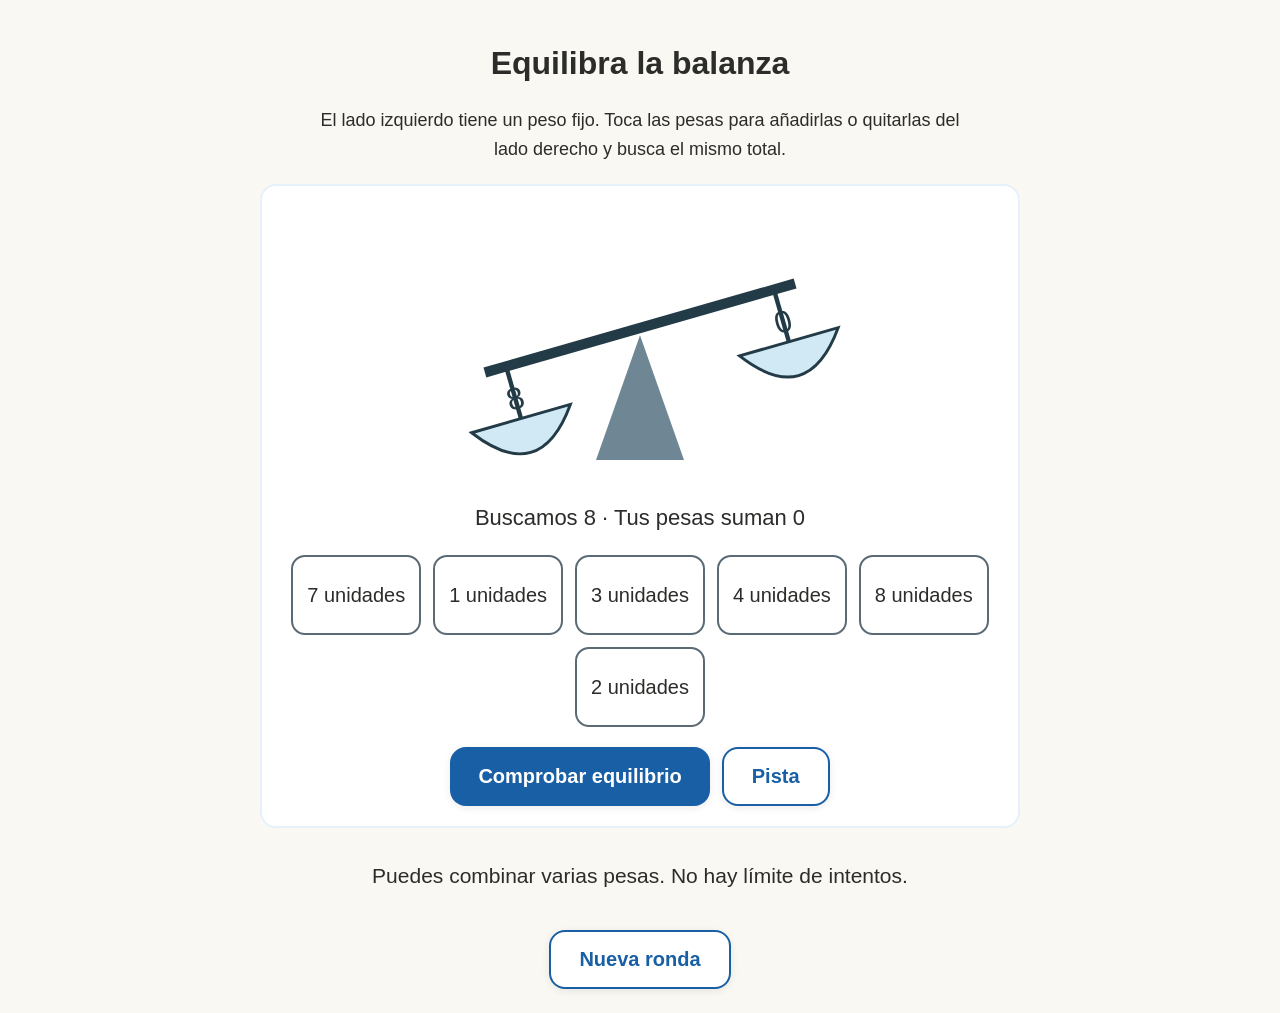
<file: app/static/juegos/balanza/index.html>
<!DOCTYPE html>
<html lang="es">
<head>
<meta charset="UTF-8">
<meta name="viewport" content="width=device-width, initial-scale=1.0">
<title>Equilibra la balanza — AgeCare</title>
<link rel="stylesheet" href="../compartido/css/accesibilidad.css">
<link rel="stylesheet" href="../compartido/css/nuevos.css">
<link rel="stylesheet" href="../compartido/css/coleccion.css">
</head>
<body><main>
<h1 class="titulo-juego">Equilibra la balanza</h1>
<p id="instruccion" class="instruccion"></p>
<section class="zona-juego" aria-label="Equilibra la balanza">
<div id="tablero"></div>
<div id="controles" class="controles" aria-label="Controles del juego"></div>
</section>
<p id="mensaje" class="aviso" role="status" aria-live="polite" aria-atomic="true"></p>
<div class="controles"><button id="nueva" class="boton-grande secundario" type="button">Nueva ronda</button></div>
<noscript>Este juego necesita JavaScript para funcionar.</noscript>
</main>
<script src="../compartido/js/nuevos-core.js"></script>
<script src="../compartido/js/coleccion-core.js"></script>
<script src="script.js"></script>
</body></html>
</file>
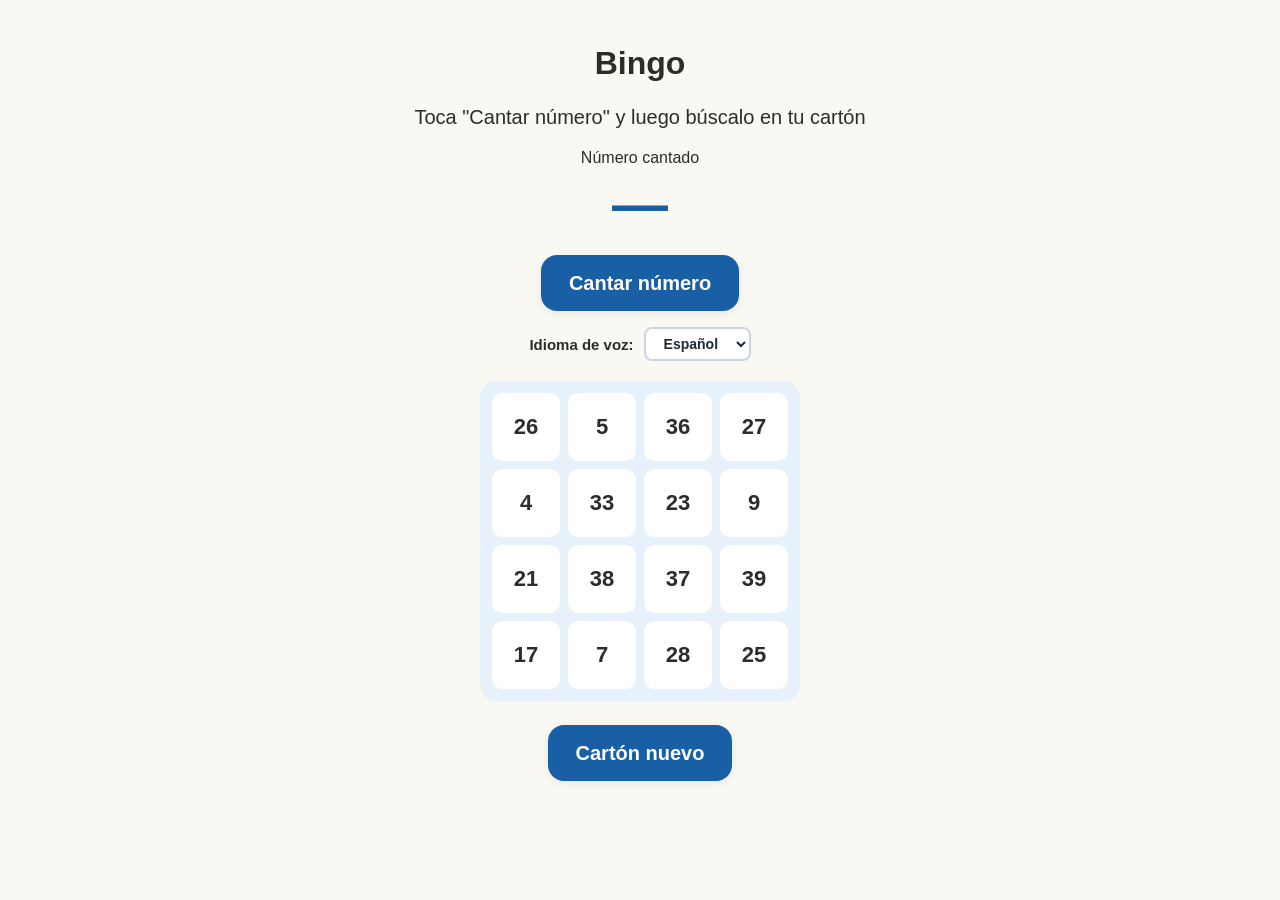
<file: app/static/juegos/bingo/index.html>
<!DOCTYPE html>
<html lang="es">
<head>
<meta charset="UTF-8">
<meta name="viewport" content="width=device-width, initial-scale=1.0">
<title>Bingo</title>
<link rel="stylesheet" href="../compartido/css/accesibilidad.css">
<link rel="stylesheet" href="estilo.css">
</head>
<body>

<h1 class="titulo-juego">Bingo</h1>

<p class="instruccion">Toca "Cantar número" y luego búscalo en tu cartón</p>

<div class="numero-cantado-contenedor">
  <p class="numero-cantado-etiqueta">Número cantado</p>
  <p id="numero-cantado" class="numero-cantado">—</p>
</div>

<div class="controles">
  <button class="boton-grande" id="btn-cantar">Cantar número</button>
</div>

<div class="selector-idioma">
  <label for="select-idioma">Idioma de voz:</label>
  <select id="select-idioma">
    <option value="es" selected>Español</option>
    <option value="en">Inglés</option>
  </select>
</div>

<div id="carton" class="carton" role="group" aria-label="Tu cartón de bingo"></div>

<div id="celebracion" class="mensaje-exito" hidden>
  ¡Bingo! Completaste todo tu cartón
</div>

<div class="controles">
  <button class="boton-grande" id="btn-reiniciar">Cartón nuevo</button>
</div>
<script src="script.js"></script>
</body>
</html>
</file>
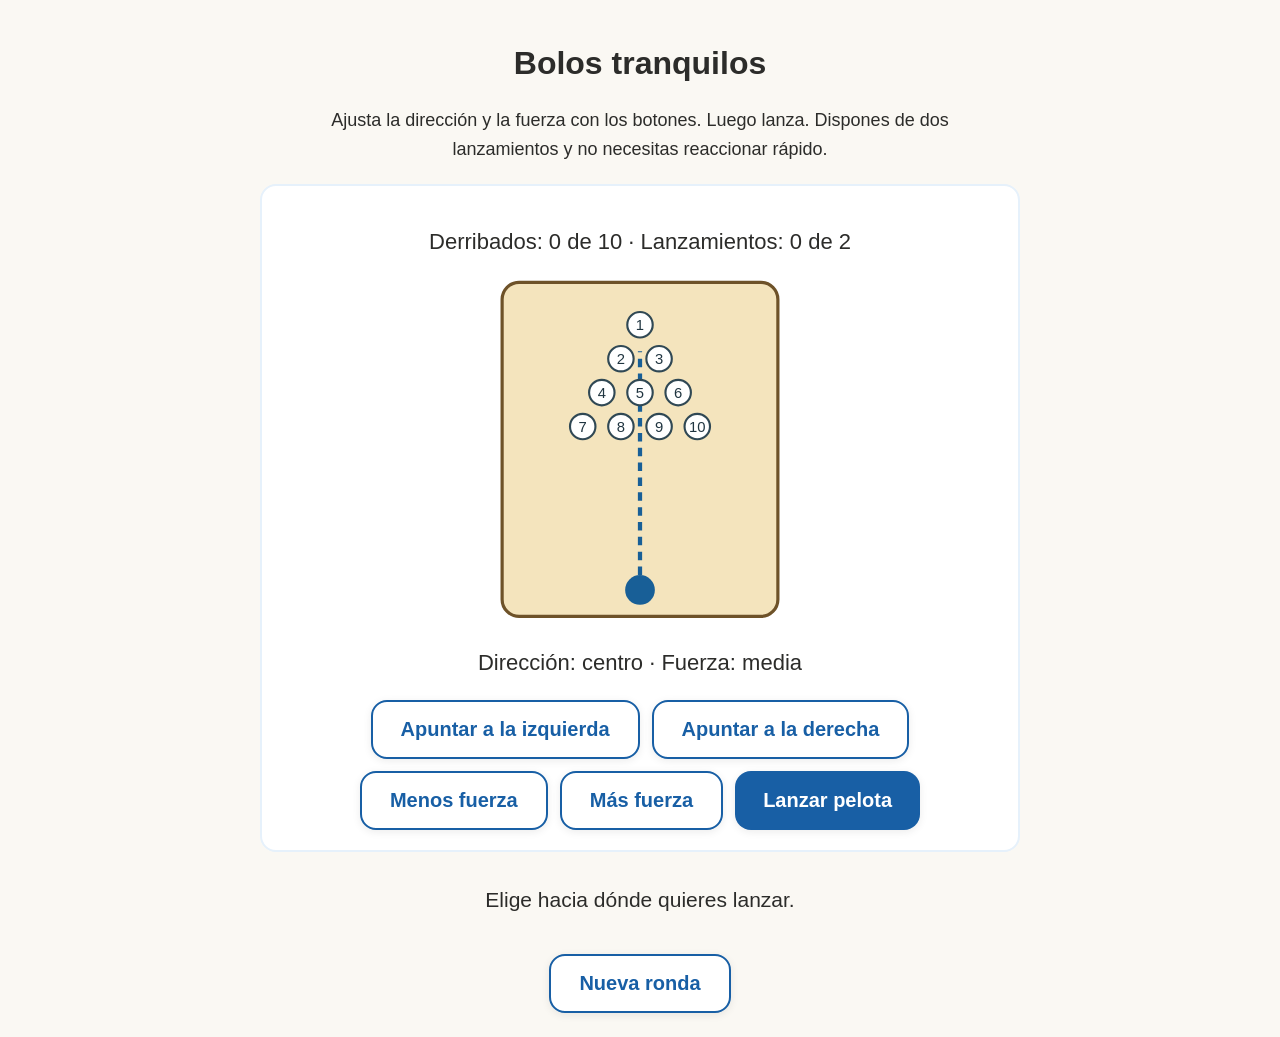
<file: app/static/juegos/bolos/index.html>
<!DOCTYPE html>
<html lang="es">
<head>
<meta charset="UTF-8">
<meta name="viewport" content="width=device-width, initial-scale=1.0">
<title>Bolos tranquilos — AgeCare</title>
<link rel="stylesheet" href="../compartido/css/accesibilidad.css">
<link rel="stylesheet" href="../compartido/css/nuevos.css">
<link rel="stylesheet" href="../compartido/css/coleccion.css">
</head>
<body><main>
<h1 class="titulo-juego">Bolos tranquilos</h1>
<p id="instruccion" class="instruccion"></p>
<section class="zona-juego" aria-label="Bolos tranquilos">
<div id="tablero"></div>
<div id="controles" class="controles" aria-label="Controles del juego"></div>
</section>
<p id="mensaje" class="aviso" role="status" aria-live="polite" aria-atomic="true"></p>
<div class="controles"><button id="nueva" class="boton-grande secundario" type="button">Nueva ronda</button></div>
<noscript>Este juego necesita JavaScript para funcionar.</noscript>
</main>
<script src="../compartido/js/nuevos-core.js"></script>
<script src="../compartido/js/coleccion-core.js"></script>
<script src="script.js"></script>
</body></html>
</file>
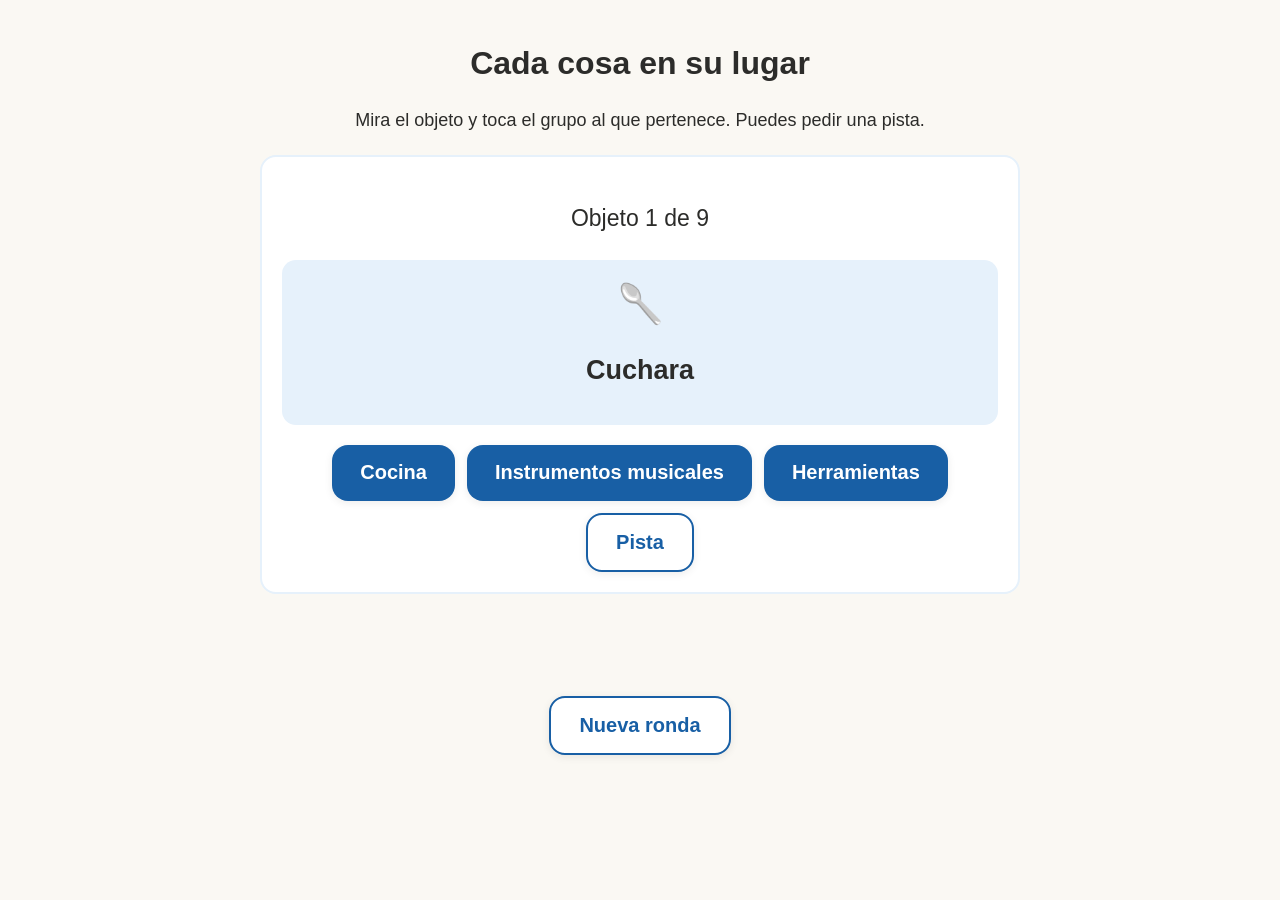
<file: app/static/juegos/cada-cosa/index.html>
<!DOCTYPE html>
<html lang="es">
<head>
<meta charset="UTF-8">
<meta name="viewport" content="width=device-width, initial-scale=1.0">
<title>Cada cosa en su lugar — AgeCare</title>
<link rel="stylesheet" href="../compartido/css/accesibilidad.css">
<link rel="stylesheet" href="../compartido/css/nuevos.css">
<link rel="stylesheet" href="estilo.css">
</head>
<body>
<main>
<h1 class="titulo-juego">Cada cosa en su lugar</h1>
<p id="instruccion" class="instruccion"></p>
<section class="zona-juego" aria-label="Cada cosa en su lugar">
<div id="tablero"></div>
<div id="controles" class="controles" aria-label="Controles del juego"></div>
</section>
<p id="mensaje" class="aviso" role="status" aria-live="polite" aria-atomic="true"></p>
<div class="controles"><button id="nueva" class="boton-grande secundario" type="button">Nueva ronda</button></div>
<noscript>Este juego necesita JavaScript para funcionar.</noscript>
</main>
<script src="../compartido/js/nuevos-core.js"></script>
<script src="script.js"></script>
</body>
</html>
</file>
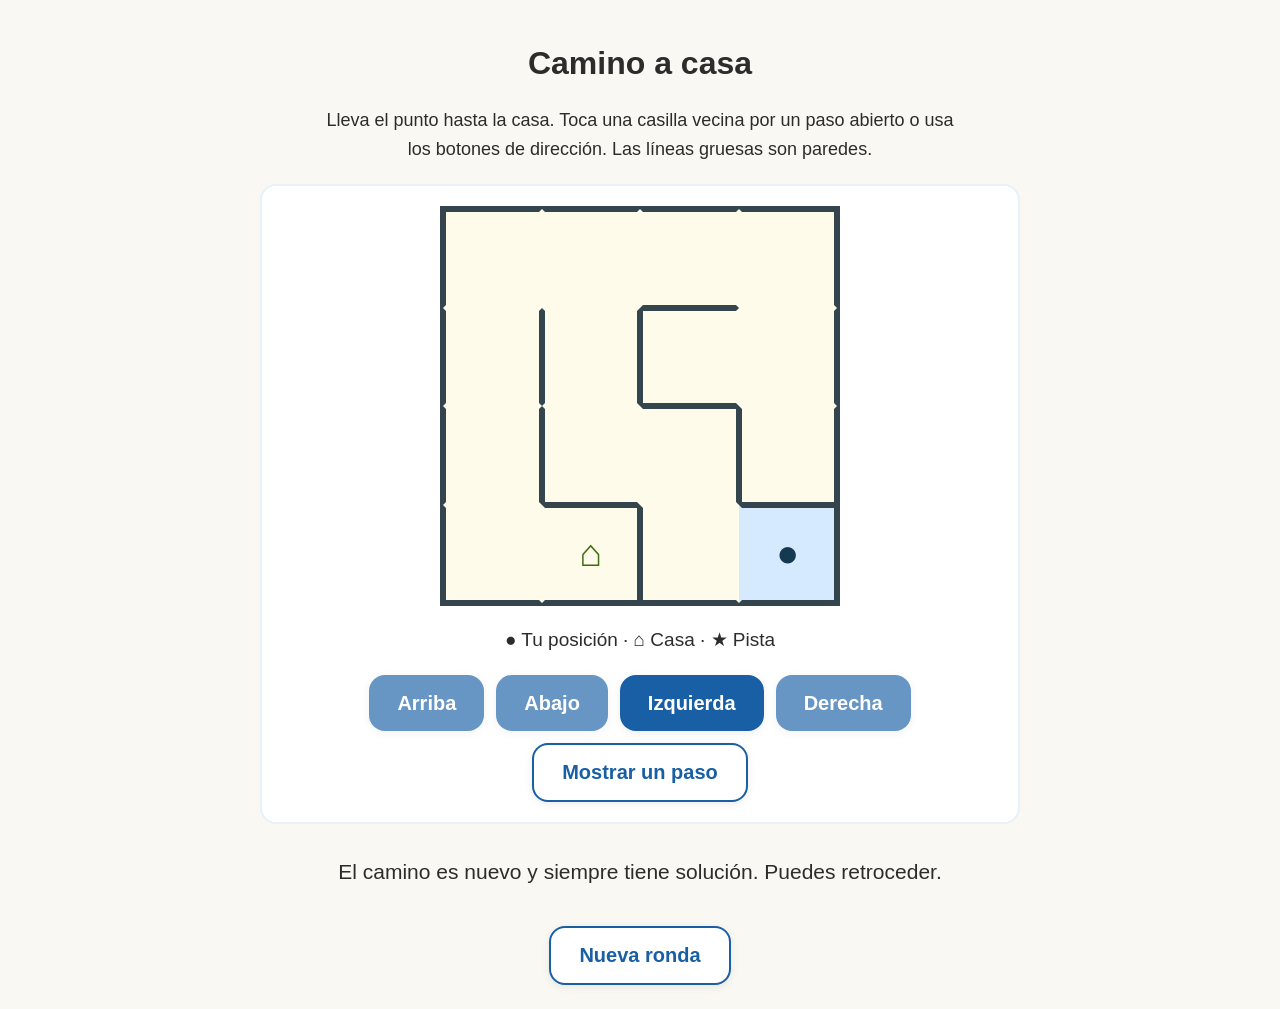
<file: app/static/juegos/camino-casa/index.html>
<!DOCTYPE html>
<html lang="es">
<head>
<meta charset="UTF-8">
<meta name="viewport" content="width=device-width, initial-scale=1.0">
<title>Camino a casa — AgeCare</title>
<link rel="stylesheet" href="../compartido/css/accesibilidad.css">
<link rel="stylesheet" href="../compartido/css/nuevos.css">
<link rel="stylesheet" href="estilo.css">
</head>
<body>
<main>
<h1 class="titulo-juego">Camino a casa</h1>
<p id="instruccion" class="instruccion"></p>
<section class="zona-juego" aria-label="Camino a casa">
<div id="tablero"></div>
<div id="controles" class="controles" aria-label="Controles del juego"></div>
</section>
<p id="mensaje" class="aviso" role="status" aria-live="polite" aria-atomic="true"></p>
<div class="controles"><button id="nueva" class="boton-grande secundario" type="button">Nueva ronda</button></div>
<noscript>Este juego necesita JavaScript para funcionar.</noscript>
</main>
<script src="../compartido/js/nuevos-core.js"></script>
<script src="script.js"></script>
</body>
</html>
</file>
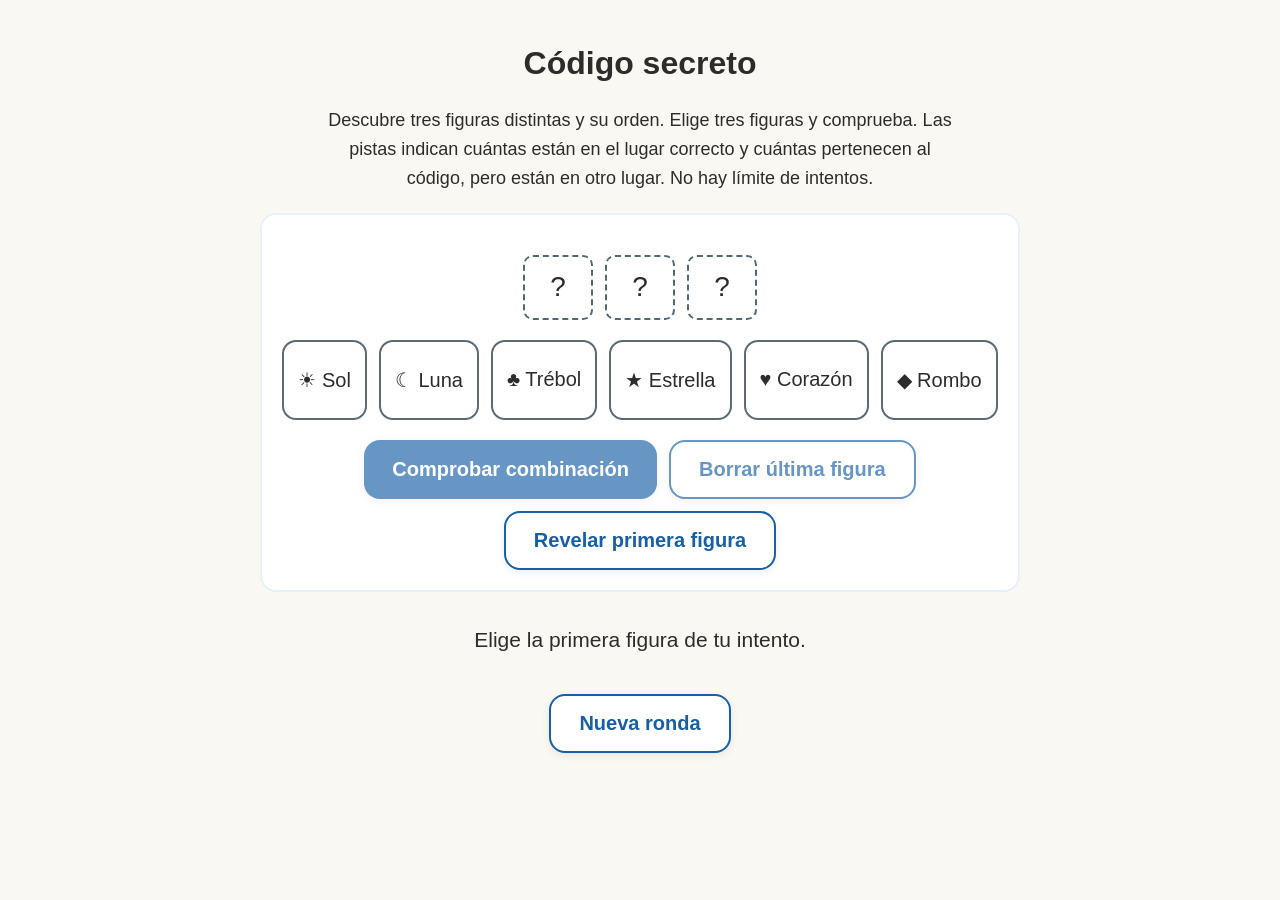
<file: app/static/juegos/codigo-secreto/index.html>
<!DOCTYPE html>
<html lang="es">
<head>
<meta charset="UTF-8">
<meta name="viewport" content="width=device-width, initial-scale=1.0">
<title>Código secreto — AgeCare</title>
<link rel="stylesheet" href="../compartido/css/accesibilidad.css">
<link rel="stylesheet" href="../compartido/css/nuevos.css">
<link rel="stylesheet" href="../compartido/css/coleccion.css">
</head>
<body><main>
<h1 class="titulo-juego">Código secreto</h1>
<p id="instruccion" class="instruccion"></p>
<section class="zona-juego" aria-label="Código secreto">
<div id="tablero"></div>
<div id="controles" class="controles" aria-label="Controles del juego"></div>
</section>
<p id="mensaje" class="aviso" role="status" aria-live="polite" aria-atomic="true"></p>
<div class="controles"><button id="nueva" class="boton-grande secundario" type="button">Nueva ronda</button></div>
<noscript>Este juego necesita JavaScript para funcionar.</noscript>
</main>
<script src="../compartido/js/nuevos-core.js"></script>
<script src="../compartido/js/coleccion-core.js"></script>
<script src="script.js"></script>
</body></html>
</file>
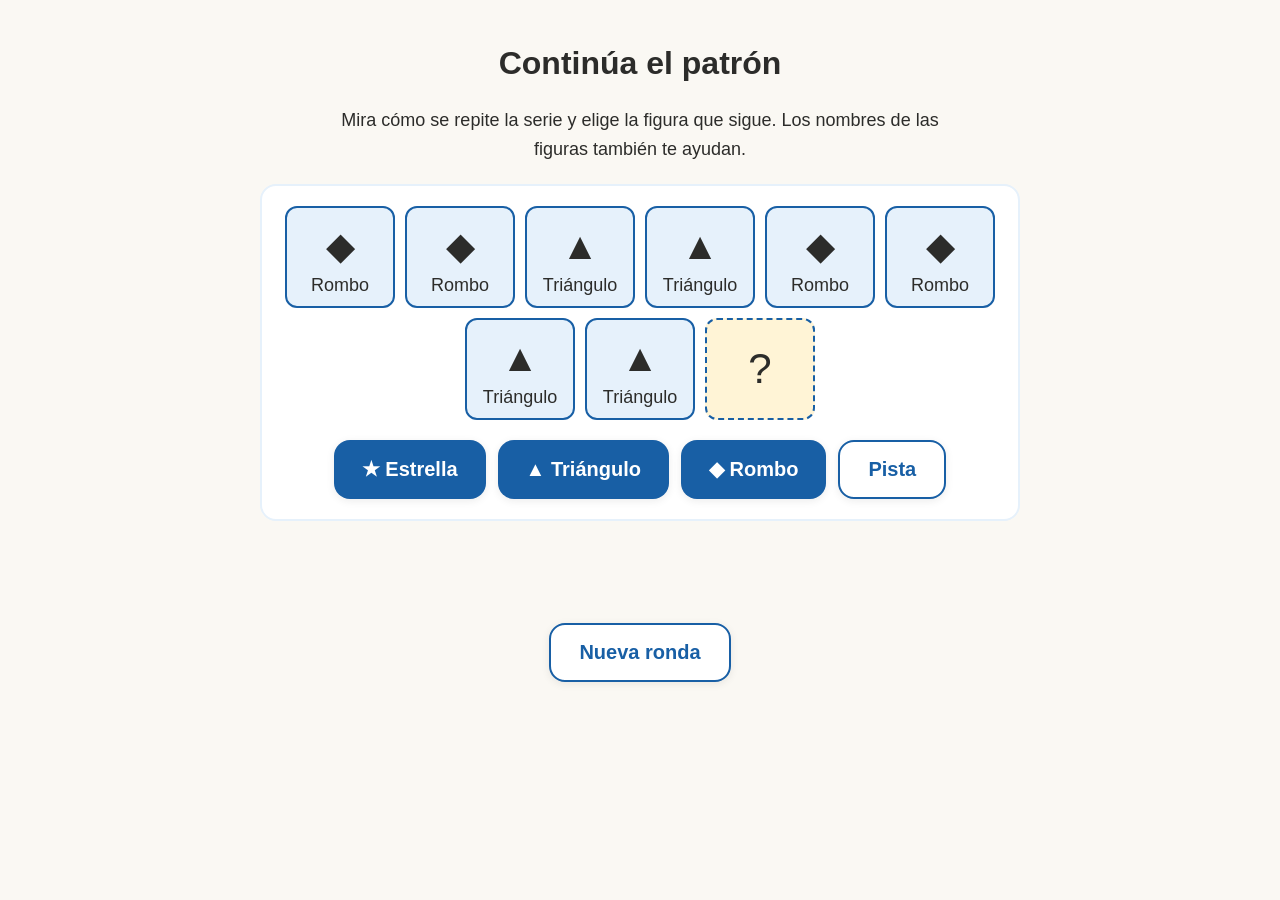
<file: app/static/juegos/continua-patron/index.html>
<!DOCTYPE html>
<html lang="es">
<head>
<meta charset="UTF-8">
<meta name="viewport" content="width=device-width, initial-scale=1.0">
<title>Continúa el patrón — AgeCare</title>
<link rel="stylesheet" href="../compartido/css/accesibilidad.css">
<link rel="stylesheet" href="../compartido/css/nuevos.css">
<link rel="stylesheet" href="estilo.css">
</head>
<body>
<main>
<h1 class="titulo-juego">Continúa el patrón</h1>
<p id="instruccion" class="instruccion"></p>
<section class="zona-juego" aria-label="Continúa el patrón">
<div id="tablero"></div>
<div id="controles" class="controles" aria-label="Controles del juego"></div>
</section>
<p id="mensaje" class="aviso" role="status" aria-live="polite" aria-atomic="true"></p>
<div class="controles"><button id="nueva" class="boton-grande secundario" type="button">Nueva ronda</button></div>
<noscript>Este juego necesita JavaScript para funcionar.</noscript>
</main>
<script src="../compartido/js/nuevos-core.js"></script>
<script src="script.js"></script>
</body>
</html>
</file>
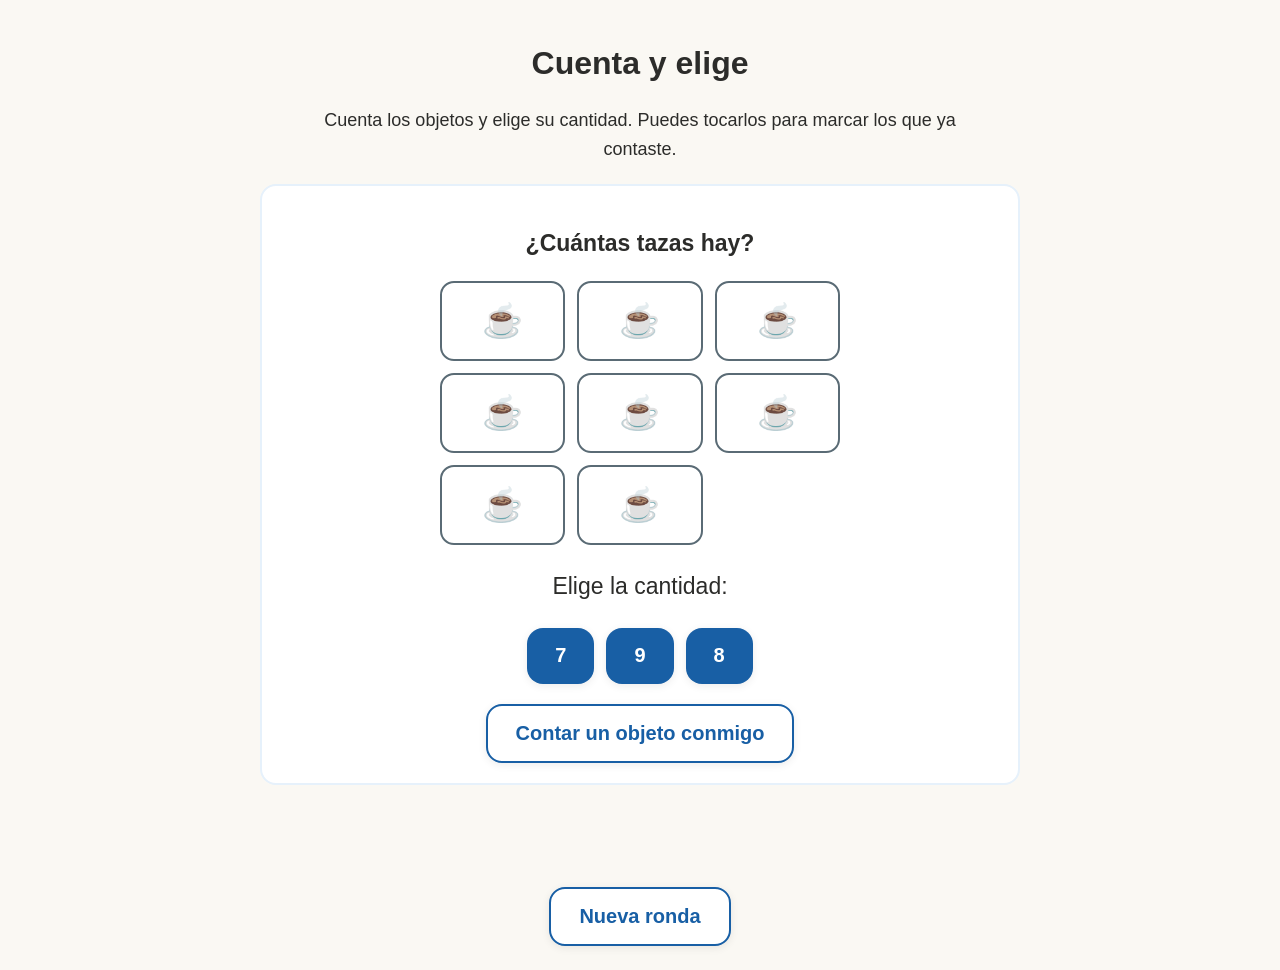
<file: app/static/juegos/cuenta-elige/index.html>
<!DOCTYPE html>
<html lang="es">
<head>
<meta charset="UTF-8">
<meta name="viewport" content="width=device-width, initial-scale=1.0">
<title>Cuenta y elige — AgeCare</title>
<link rel="stylesheet" href="../compartido/css/accesibilidad.css">
<link rel="stylesheet" href="../compartido/css/nuevos.css">
<link rel="stylesheet" href="estilo.css">
</head>
<body>
<main>
<h1 class="titulo-juego">Cuenta y elige</h1>
<p id="instruccion" class="instruccion"></p>
<section class="zona-juego" aria-label="Cuenta y elige">
<div id="tablero"></div>
<div id="controles" class="controles" aria-label="Controles del juego"></div>
</section>
<p id="mensaje" class="aviso" role="status" aria-live="polite" aria-atomic="true"></p>
<div class="controles"><button id="nueva" class="boton-grande secundario" type="button">Nueva ronda</button></div>
<noscript>Este juego necesita JavaScript para funcionar.</noscript>
</main>
<script src="../compartido/js/nuevos-core.js"></script>
<script src="script.js"></script>
</body>
</html>
</file>
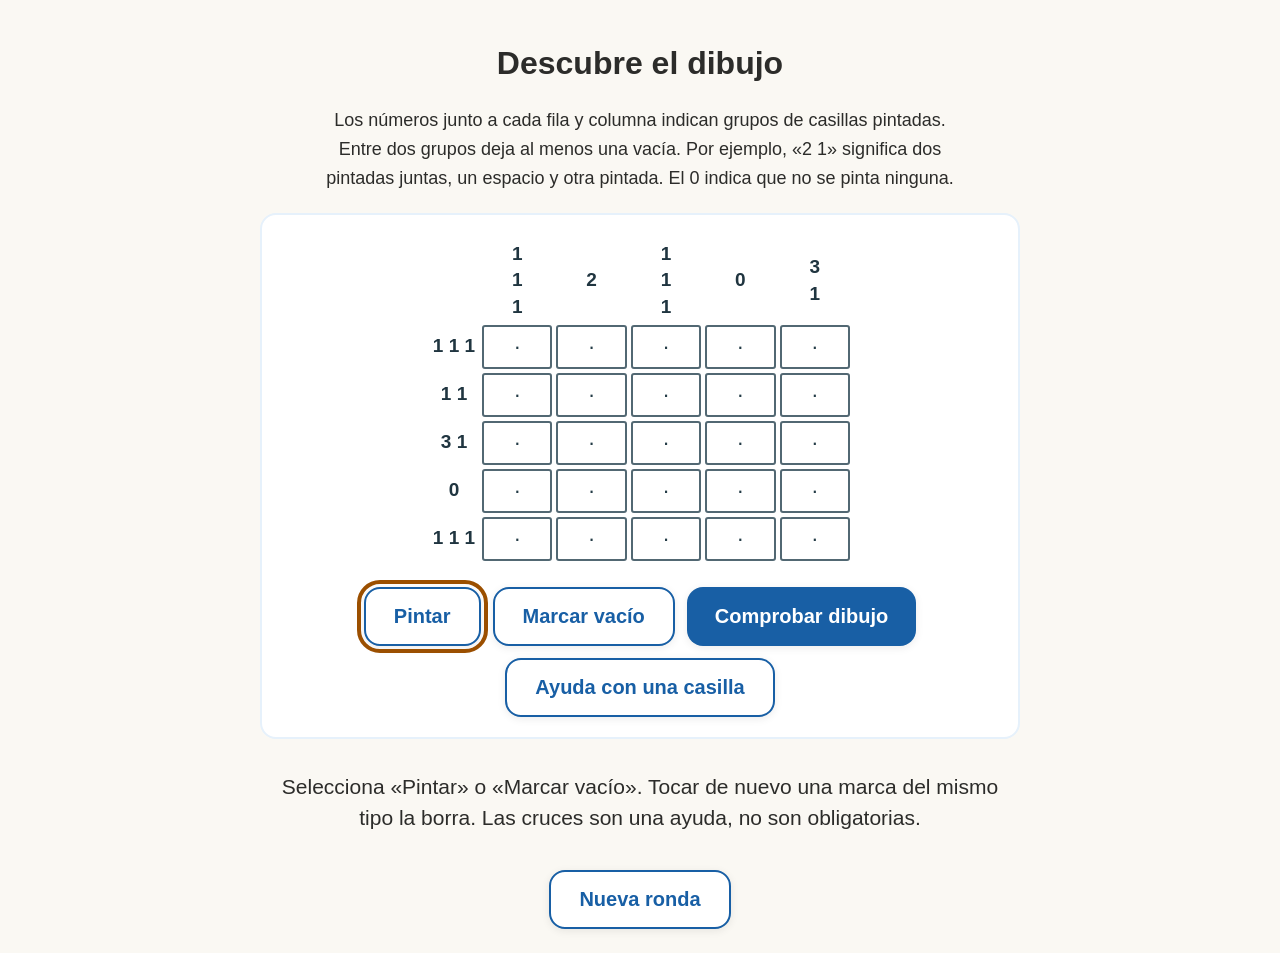
<file: app/static/juegos/dibujo-cuadricula/index.html>
<!DOCTYPE html>
<html lang="es">
<head>
<meta charset="UTF-8">
<meta name="viewport" content="width=device-width, initial-scale=1.0">
<title>Descubre el dibujo — AgeCare</title>
<link rel="stylesheet" href="../compartido/css/accesibilidad.css">
<link rel="stylesheet" href="../compartido/css/nuevos.css">
<link rel="stylesheet" href="../compartido/css/coleccion.css">
</head>
<body><main>
<h1 class="titulo-juego">Descubre el dibujo</h1>
<p id="instruccion" class="instruccion"></p>
<section class="zona-juego" aria-label="Descubre el dibujo">
<div id="tablero"></div>
<div id="controles" class="controles" aria-label="Controles del juego"></div>
</section>
<p id="mensaje" class="aviso" role="status" aria-live="polite" aria-atomic="true"></p>
<div class="controles"><button id="nueva" class="boton-grande secundario" type="button">Nueva ronda</button></div>
<noscript>Este juego necesita JavaScript para funcionar.</noscript>
</main>
<script src="../compartido/js/nuevos-core.js"></script>
<script src="../compartido/js/coleccion-core.js"></script>
<script src="script.js"></script>
</body></html>
</file>
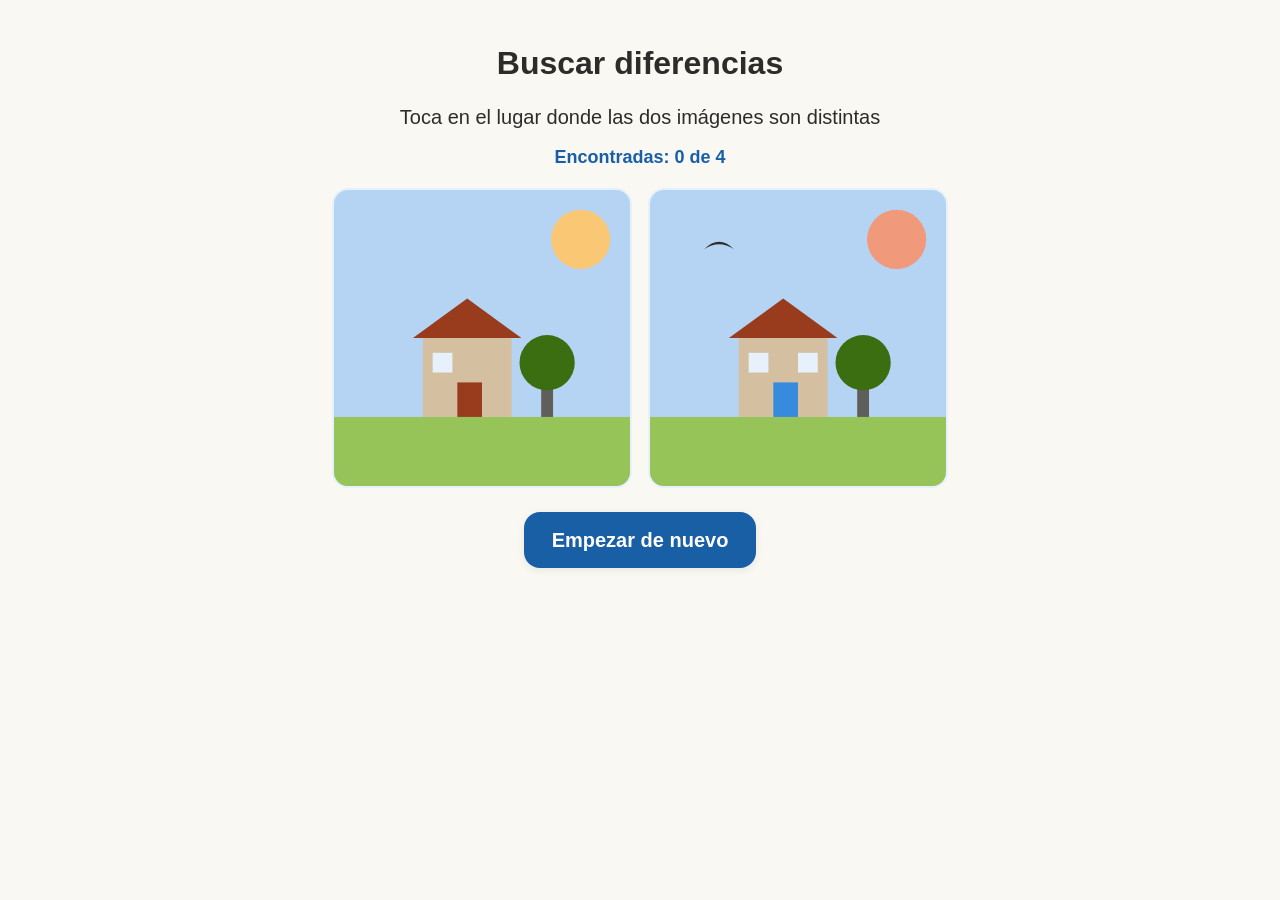
<file: app/static/juegos/diferencias/index.html>
<!DOCTYPE html>
<html lang="es">
<head>
<meta charset="UTF-8">
<meta name="viewport" content="width=device-width, initial-scale=1.0">
<title>Buscar diferencias</title>
<link rel="stylesheet" href="../compartido/css/accesibilidad.css">
<link rel="stylesheet" href="estilo.css">
</head>
<body>

<h1 class="titulo-juego">Buscar diferencias</h1>

<p class="instruccion">Toca en el lugar donde las dos imágenes son distintas</p>

<p class="contador">Encontradas: <span id="contador">0</span> de <span id="total"></span></p>

<div class="escenas">
  <div class="imagen-contenedor" id="imagenA" aria-label="Primera escena"></div>
  <div class="imagen-contenedor" id="imagenB" aria-label="Segunda escena"></div>
</div>

<div id="celebracion" class="mensaje-exito" hidden>
  ¡Excelente! Encontraste todas las diferencias
</div>

<div class="controles">
  <button class="boton-grande" id="btn-reiniciar">Empezar de nuevo</button>
</div>
<script src="script.js"></script>
</body>
</html>
</file>
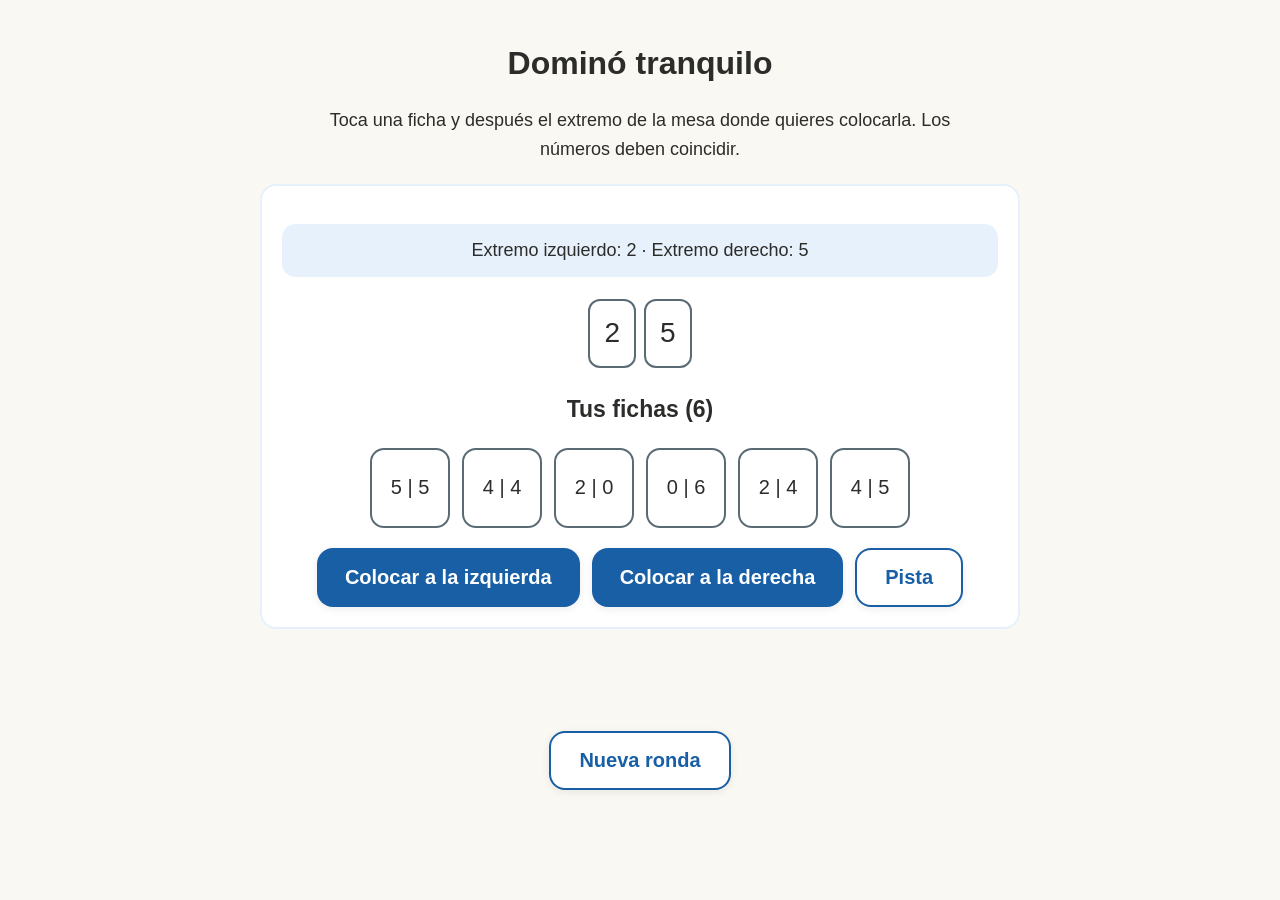
<file: app/static/juegos/domino/index.html>
<!DOCTYPE html>
<html lang="es">
<head>
<meta charset="UTF-8">
<meta name="viewport" content="width=device-width, initial-scale=1.0">
<title>Dominó tranquilo — AgeCare</title>
<link rel="stylesheet" href="../compartido/css/accesibilidad.css">
<link rel="stylesheet" href="../compartido/css/nuevos.css">
<link rel="stylesheet" href="estilo.css">
</head>
<body>
<main>
<h1 class="titulo-juego">Dominó tranquilo</h1>
<p id="instruccion" class="instruccion"></p>
<section class="zona-juego" aria-label="Dominó tranquilo">
<div id="tablero"></div>
<div id="controles" class="controles" aria-label="Controles del juego"></div>
</section>
<p id="mensaje" class="aviso" role="status" aria-live="polite" aria-atomic="true"></p>
<div class="controles"><button id="nueva" class="boton-grande secundario" type="button">Nueva ronda</button></div>
<noscript>Este juego necesita JavaScript para funcionar.</noscript>
</main>
<script src="../compartido/js/nuevos-core.js"></script>
<script src="script.js"></script>
</body>
</html>
</file>
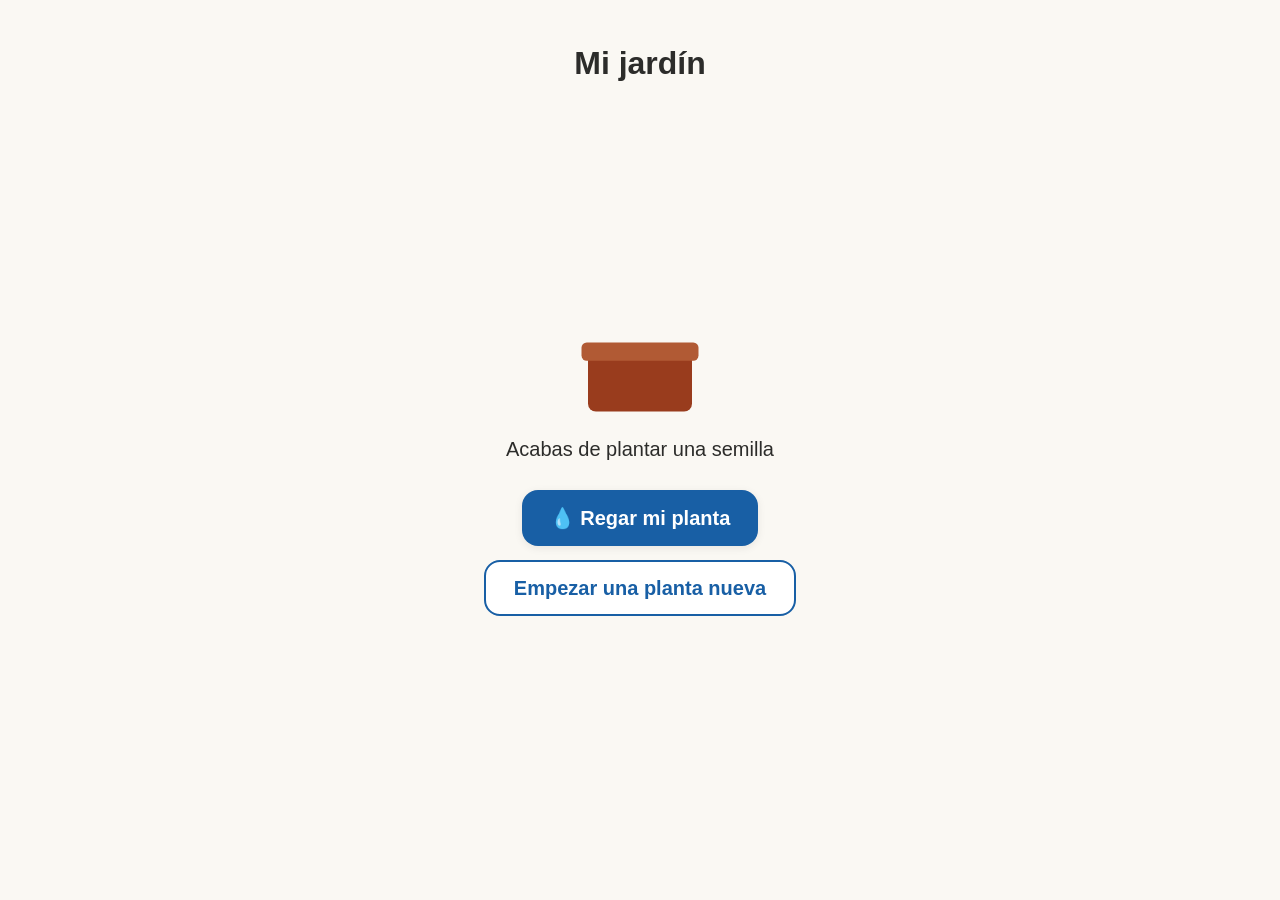
<file: app/static/juegos/jardin/index.html>
<!DOCTYPE html>
<html lang="es">
<head>
<meta charset="UTF-8">
<meta name="viewport" content="width=device-width, initial-scale=1.0">
<title>Mi jardín</title>
<link rel="stylesheet" href="../compartido/css/accesibilidad.css">
<link rel="stylesheet" href="estilo.css">
</head>
<body>

<h1 class="titulo-juego">Mi jardín</h1>

<div id="maceta" class="maceta-contenedor"></div>

<p id="mensaje-estado" class="mensaje-estado"></p>

<div class="controles">
  <button class="boton-grande" id="btn-regar">💧 Regar mi planta</button>
</div>

<div class="controles">
  <button class="boton-grande boton-secundario" id="btn-nueva-planta">Empezar una planta nueva</button>
</div>
<script src="script.js"></script>
</body>
</html>
</file>
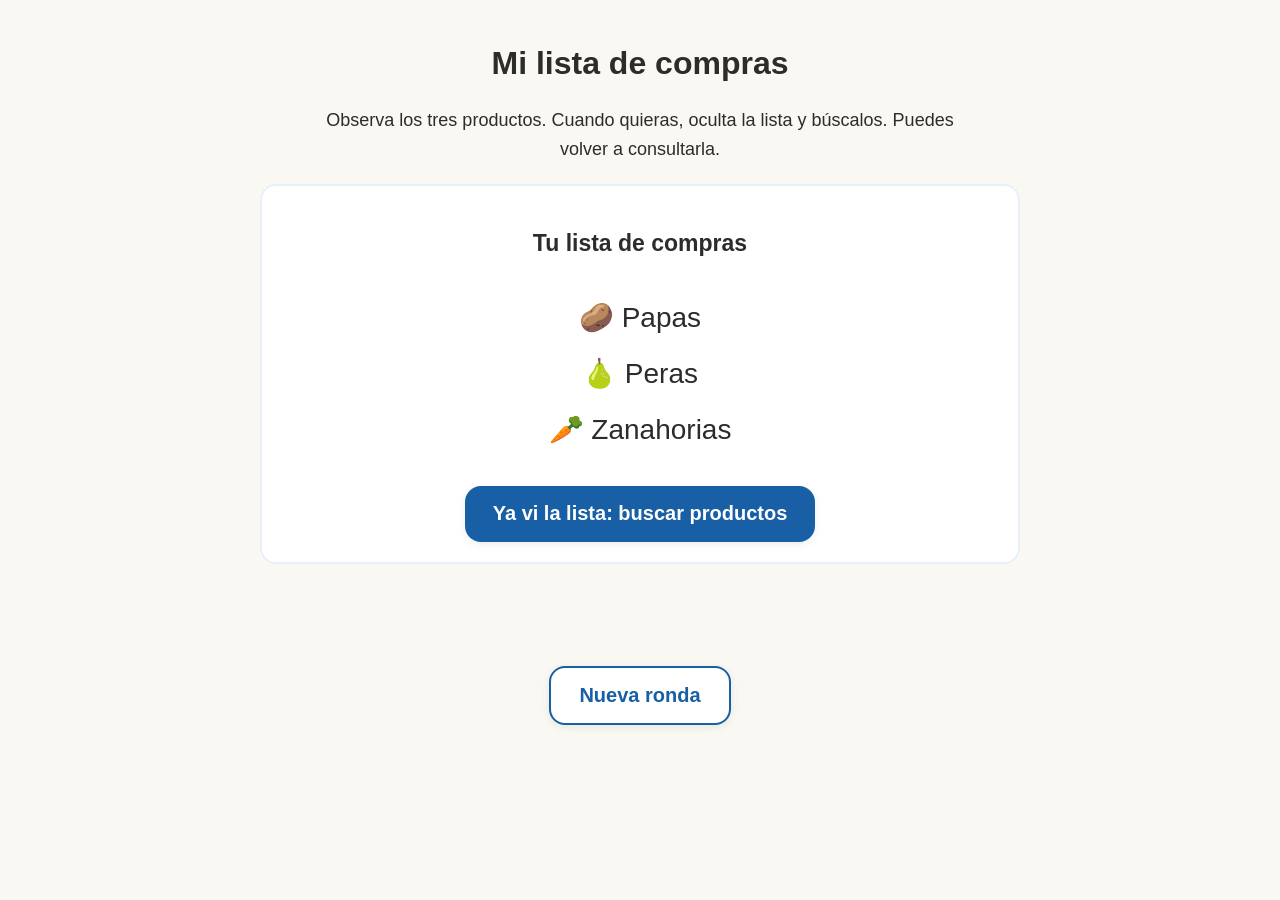
<file: app/static/juegos/lista-compras/index.html>
<!DOCTYPE html>
<html lang="es">
<head>
<meta charset="UTF-8">
<meta name="viewport" content="width=device-width, initial-scale=1.0">
<title>Mi lista de compras — AgeCare</title>
<link rel="stylesheet" href="../compartido/css/accesibilidad.css">
<link rel="stylesheet" href="../compartido/css/nuevos.css">
<link rel="stylesheet" href="estilo.css">
</head>
<body>
<main>
<h1 class="titulo-juego">Mi lista de compras</h1>
<p id="instruccion" class="instruccion"></p>
<section class="zona-juego" aria-label="Mi lista de compras">
<div id="tablero"></div>
<div id="controles" class="controles" aria-label="Controles del juego"></div>
</section>
<p id="mensaje" class="aviso" role="status" aria-live="polite" aria-atomic="true"></p>
<div class="controles"><button id="nueva" class="boton-grande secundario" type="button">Nueva ronda</button></div>
<noscript>Este juego necesita JavaScript para funcionar.</noscript>
</main>
<script src="../compartido/js/nuevos-core.js"></script>
<script src="script.js"></script>
</body>
</html>
</file>
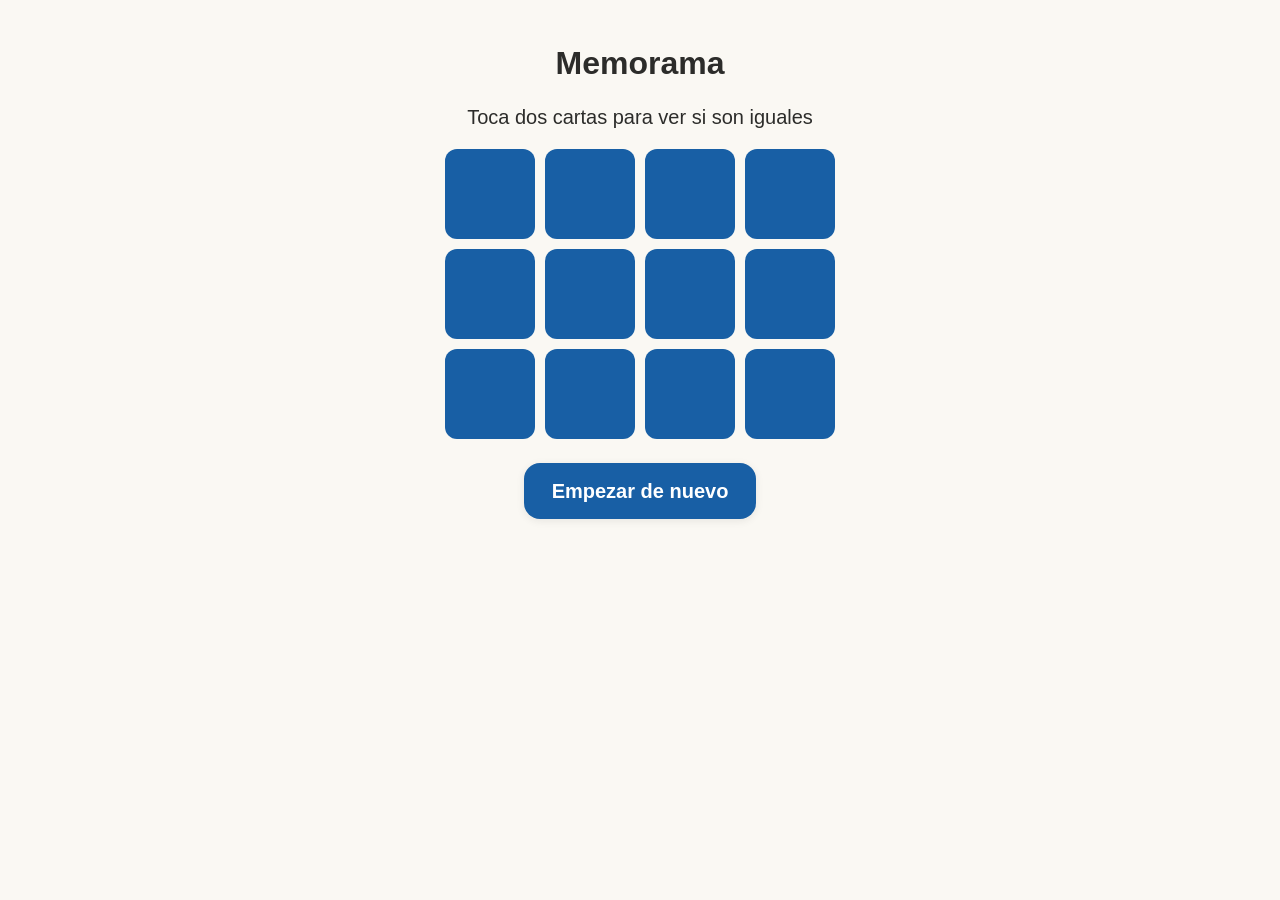
<file: app/static/juegos/memorama/index.html>
<!DOCTYPE html>
<html lang="es">
<head>
<meta charset="UTF-8">
<meta name="viewport" content="width=device-width, initial-scale=1.0">
<title>Memorama</title>
<link rel="stylesheet" href="../compartido/css/accesibilidad.css">
<link rel="stylesheet" href="estilo.css">
</head>
<body>

<h1 class="titulo-juego">Memorama</h1>

<p class="instruccion">Toca dos cartas para ver si son iguales</p>

<div id="tablero" class="tablero" role="group" aria-label="Tablero de memorama con 12 cartas"></div>

<div id="celebracion" class="mensaje-exito" hidden>
  ¡Felicidades! Encontraste todas las parejas
</div>

<div class="controles">
  <button class="boton-grande" id="btn-reiniciar">Empezar de nuevo</button>
</div>

<script src="temas/temas.js"></script>
<script src="script.js"></script>
</body>
</html>
</file>
<file: app/static/juegos/compartido/css/accesibilidad.css>
/* Estilos compartidos para todos los juegos de AgeCare */
/* Pensado para adultos mayores: botones grandes, alto contraste, sin elementos pequeños */

:root {
  --color-fondo: #FAF8F3;
  --color-texto: #2C2C2A;
  --color-acento: #185FA5;
  --color-acento-suave: #E6F1FB;
  --color-exito: #3B6D11;
  --color-exito-suave: #EAF3DE;
  --radio-borde: 16px;
  --sombra: 0 2px 8px rgba(0,0,0,0.08);
}

* {
  box-sizing: border-box;
}

body {
  font-family: -apple-system, "Segoe UI", Roboto, sans-serif;
  background: var(--color-fondo);
  color: var(--color-texto);
  margin: 0;
  padding: 24px 16px;
  font-size: 18px;
}

.boton-grande {
  min-height: 56px;
  min-width: 56px;
  padding: 14px 28px;
  font-size: 20px;
  font-weight: 600;
  border-radius: var(--radio-borde);
  border: none;
  background: var(--color-acento);
  color: white;
  cursor: pointer;
  box-shadow: var(--sombra);
}

.boton-grande:hover,
.boton-grande:focus {
  outline: 4px solid #85B7EB;
  outline-offset: 2px;
}

.boton-grande:active {
  transform: scale(0.98);
}

.titulo-juego {
  text-align: center;
  font-size: 32px;
  font-weight: 600;
  margin-bottom: 24px;
}

.mensaje-exito {
  text-align: center;
  font-size: 24px;
  font-weight: 600;
  color: var(--color-exito);
  background: var(--color-exito-suave);
  border-radius: var(--radio-borde);
  padding: 20px;
  margin-top: 20px;
}
</file>
<file: app/static/juegos/compartido/css/nuevos.css>
/* Extensión compartida: no altera el diseño de los diez juegos anteriores. */
[hidden] { display: none !important; }
main { max-width: 760px; margin: auto; }
.instruccion { text-align: center; line-height: 1.6; max-width: 640px; margin: 0 auto 20px; }
.zona-juego { background: #fff; border: 2px solid var(--color-acento-suave); border-radius: var(--radio-borde); padding: 20px; }
.controles, .opciones, .fichas, .paleta { display: flex; flex-wrap: wrap; justify-content: center; gap: 12px; margin-top: 20px; }
.boton-grande { touch-action: manipulation; line-height: 1.35; }
.boton-grande:disabled { opacity: .65; cursor: default; }
.boton-grande[aria-pressed="true"], .seleccion { outline: 4px solid #9b4f00; outline-offset: 3px; }
.secundario { background: #fff; color: var(--color-acento); border: 2px solid var(--color-acento); }
.tarjeta { background: #fff; color: var(--color-texto); border: 2px solid #5a6b75; border-radius: 14px; min-height: 80px; min-width: 80px; padding: 14px; font: inherit; font-size: 20px; cursor: pointer; touch-action: manipulation; }
.tarjeta:focus-visible { outline: 4px solid #185fa5; outline-offset: 3px; }
.tarjeta[aria-pressed="true"], .marcada { border-color: var(--color-exito); background: var(--color-exito-suave); }
.tarjeta:disabled { cursor: default; }
.rejilla { display: grid; grid-template-columns: repeat(auto-fit, minmax(110px, 1fr)); gap: 12px; }
.icono { display: block; font-size: 38px; line-height: 1.5; }
.aviso { text-align: center; min-height: 66px; padding: 16px; font-size: 21px; line-height: 1.5; margin: 16px 0; border-radius: 12px; }
.acierto { background: var(--color-exito-suave); color: #294c0c; font-weight: 600; }
.texto-central { text-align: center; font-size: 23px; line-height: 1.6; }
.pieza { display: inline-block; padding: 10px 14px; border: 2px solid #5a6b75; border-radius: 12px; margin: 4px; font-size: 28px; background: #fff; }
.destacado { padding: 16px; text-align: center; border-radius: 14px; background: var(--color-acento-suave); }
.boton-grande:hover { filter: brightness(.95); }
@media(max-width: 450px) {
  body { padding: 16px 12px; }
  .titulo-juego { font-size: 28px; }
  .zona-juego { padding: 12px; }
  .controles .boton-grande { flex: 1 1 130px; }
}
@media(prefers-reduced-motion: reduce) { * { scroll-behavior: auto !important; transition: none !important; animation: none !important; } }
</file>
<file: app/static/juegos/compartido/css/coleccion.css>
.cuadricula-cuatro { display:grid; grid-template-columns:repeat(4,minmax(44px,1fr)); gap:8px; max-width:440px; margin:20px auto; }
.casilla-extra { min-width:44px; min-height:58px; font:inherit; font-size:25px; border:2px solid #526873; border-radius:9px; background:#fff; color:#233b46; cursor:pointer; }
.casilla-extra:focus-visible { outline:4px solid #955000; outline-offset:2px; }
.casilla-extra:disabled { opacity:1; cursor:default; color:#233b46; }
.casilla-extra[aria-pressed="true"] { outline:4px solid #955000; outline-offset:1px; }
.casilla-extra.fija { background:#e6edf1; font-weight:bold; }
.sudoku-cuatro .casilla-extra:nth-child(4n + 2) { border-right-width:5px; }
.sudoku-cuatro .casilla-extra:nth-child(n + 5):nth-child(-n + 8) { border-bottom-width:5px; }
.resumen-extra { text-align:center; font-size:22px; line-height:1.6; margin:18px 0; }
.torres-extra { display:grid; grid-template-columns:repeat(3,minmax(0,1fr)); gap:10px; }
.torre-extra { min-width:0; min-height:210px; padding:10px 4px; background:#edf5fa; border:2px solid #526873; border-radius:12px; font:inherit; color:#203d4d; cursor:pointer; }
.torre-extra[aria-pressed="true"] { outline:4px solid #955000; }
.pila-extra { display:flex; flex-direction:column-reverse; justify-content:flex-start; align-items:center; min-height:145px; border-bottom:7px solid #526873; margin-bottom:12px; background:linear-gradient(90deg,transparent 48%,#8396a0 48%,#8396a0 52%,transparent 52%); }
.disco-extra { display:block; padding:5px 0; min-height:28px; margin-top:4px; border-radius:8px; background:#256694; color:white; font-size:18px; }
.diagrama-extra { width:100%; max-width:440px; max-height:350px; display:block; margin:12px auto; }
.luz-extra { min-height:95px; border:3px solid #304854; border-radius:14px; color:#203540; background:#e7eff4; font:inherit; font-size:22px; padding:12px; cursor:pointer; }
.luz-extra.encendida { outline:5px solid #9a4c00; outline-offset:3px; background:#ffe5ad; font-weight:bold; }
.luces-extra { display:grid; grid-template-columns:repeat(2,minmax(0,1fr)); gap:18px; margin:25px auto; max-width:420px; }
.luz-extra:disabled { opacity:1; color:#203540; }
.puntos-extra { position:relative; aspect-ratio:1; max-width:460px; margin:12px auto; }
.puntos-extra svg { position:absolute; width:100%; height:100%; inset:0; pointer-events:none; }
.punto-extra { position:absolute; transform:translate(-50%,-50%); border:2px solid #304854; border-radius:50%; width:44px; height:44px; background:white; font:inherit; font-size:19px; cursor:pointer; color:#203540; }
.punto-extra:disabled { opacity:1; background:#dcefd0; color:#203540; }
.punto-extra.pista { outline:4px solid #955000; }
.zona-nonograma { overflow-x:auto; padding:6px; }
.nonograma-extra { display:grid; grid-template-columns:48px repeat(5,minmax(44px,1fr)); gap:4px; min-width:284px; max-width:420px; margin:auto; }
.pista-fila,.pista-columna { display:flex; justify-content:center; align-items:center; font-size:19px; line-height:1.4; font-weight:bold; color:#203540; }
.pista-columna { white-space:pre-line; min-height:64px; text-align:center; }
.nonograma-extra .casilla-extra { min-height:44px; border-radius:3px; font-size:22px; }
.casilla-extra.pintada { background:#245e87; color:white; }
.intentos-extra { padding-left:28px; font-size:20px; line-height:1.7; }
.codigo-extra { display:flex; flex-wrap:wrap; gap:12px; justify-content:center; margin:20px 0; }
.hueco-extra { display:inline-flex; align-items:center; justify-content:center; border:2px dashed #526873; border-radius:10px; min-width:70px; min-height:65px; font-size:28px; }
@media(max-width:450px) { .torre-extra { font-size:17px; } .disco-extra { font-size:16px; } .cuadricula-cuatro { gap:6px; } .luz-extra { font-size:19px; } }
</file>
<file: app/static/juegos/bingo/estilo.css>
.instruccion {
  text-align: center;
  font-size: 20px;
  margin-bottom: 20px;
}

.numero-cantado-contenedor {
  text-align: center;
  margin-bottom: 16px;
}

.numero-cantado-etiqueta {
  font-size: 16px;
  color: var(--color-texto, #333);
  margin: 0 0 4px;
}

.numero-cantado {
  font-size: 56px;
  font-weight: 700;
  color: var(--color-acento, #2563eb);
  margin: 0;
  min-height: 68px;
}

.controles {
  display: flex;
  justify-content: center;
  margin-bottom: 16px;
}

/* Selector de idioma optimizado */
.selector-idioma {
  margin: 10px auto 20px;
  display: flex;
  align-items: center;
  justify-content: center;
  gap: 10px;
  font-size: 15px;
  font-weight: 600;
  color: var(--color-texto, #1f2937);
}

.selector-idioma select {
  padding: 6px 14px;
  border-radius: 8px;
  border: 2px solid #cbd5e1;
  background-color: #ffffff;
  color: #1f2937;
  cursor: pointer;
  font-size: 14px;
  font-weight: 600;
  outline: none;
  transition: border-color 0.2s;
}

.selector-idioma select:focus {
  border-color: #2563eb;
}

.carton {
  display: grid;
  grid-template-columns: repeat(4, 68px);
  grid-template-rows: repeat(4, 68px);
  gap: 8px;
  justify-content: center;
  margin: 0 auto 24px;
  background: var(--color-acento-suave, #e2e8f0);
  padding: 12px;
  border-radius: var(--radio-borde, 12px);
  width: fit-content;
}

.casilla {
  width: 68px;
  height: 68px;
  border: none;
  border-radius: 10px;
  background: white;
  font-size: 22px;
  font-weight: 600;
  color: var(--color-texto, #1f2937);
  cursor: pointer;
}

.casilla.marcada {
  background: var(--color-exito, #16a34a);
  color: white;
}

.casilla:disabled {
  cursor: default;
}
</file>
<file: app/static/juegos/cada-cosa/estilo.css>
/* La base visual está en compartido/css/accesibilidad.css y nuevos.css. */
</file>
<file: app/static/juegos/camino-casa/estilo.css>
/* La base visual está en compartido/css/accesibilidad.css y nuevos.css. */
.laberinto { display: grid; grid-template-columns: repeat(4, 1fr); max-width: 400px; margin: auto; border: 3px solid #34454e; }
.casilla-laberinto { aspect-ratio: 1; min-width: 56px; min-height: 56px; padding: 0; background: #fffbea; border: 3px solid transparent; color: #143950; font-size: 38px; cursor: pointer; }
.pared-arriba { border-top-color: #34454e; }
.pared-abajo { border-bottom-color: #34454e; }
.pared-izquierda { border-left-color: #34454e; }
.pared-derecha { border-right-color: #34454e; }
.persona { background: #d6eaff; }
.casa { color: #3b6d11; font-weight: bold; }
.pista-camino { background: #fff0bd; }
.casilla-laberinto:focus-visible { outline: 4px solid #9b4f00; outline-offset: -7px; }
.leyenda { font-size: 19px; }
</file>
<file: app/static/juegos/continua-patron/estilo.css>
/* La base visual está en compartido/css/accesibilidad.css y nuevos.css. */
.serie { padding: 0; margin: 0; list-style: none; display: flex; flex-wrap: wrap; justify-content: center; gap: 10px; }
.figura { width: 110px; min-height: 90px; padding: 10px 5px; background: var(--color-acento-suave); border: 2px solid var(--color-acento); border-radius: 12px; text-align: center; font-size: 18px; }
.interrogacion { display: grid; place-items: center; font-size: 42px; background: #fff4d6; border-style: dashed; }
</file>
<file: app/static/juegos/cuenta-elige/estilo.css>
/* La base visual está en compartido/css/accesibilidad.css y nuevos.css. */
.objetos-contar { display: grid; grid-template-columns: repeat(3, minmax(0, 1fr)); gap: 12px; max-width: 400px; margin: auto; }
.objeto { font-size: 33px; padding: 10px 2px; min-width: 56px; }
</file>
<file: app/static/juegos/diferencias/estilo.css>
.instruccion {
  text-align: center;
  font-size: 20px;
  margin-bottom: 8px;
}

.contador {
  text-align: center;
  font-size: 18px;
  font-weight: 600;
  color: var(--color-acento);
  margin-bottom: 20px;
}

.escenas {
  display: flex;
  flex-wrap: wrap;
  gap: 16px;
  justify-content: center;
  margin-bottom: 24px;
}

.imagen-contenedor {
  position: relative;
  width: 300px;
  max-width: 90vw;
  aspect-ratio: 1 / 1;
  border-radius: var(--radio-borde);
  overflow: hidden;
  border: 2px solid var(--color-acento-suave);
}

.imagen-contenedor svg {
  width: 100%;
  height: 100%;
  display: block;
}

.zona-diferencia {
  position: absolute;
  border: none;
  border-radius: 50%;
  background: transparent;
  cursor: pointer;
  transform: translate(-50%, -50%);
  padding: 0;
}

.zona-diferencia.encontrada {
  background: rgba(59, 109, 17, 0.25);
  border: 4px solid var(--color-exito);
}

.controles {
  display: flex;
  justify-content: center;
}
</file>
<file: app/static/juegos/domino/estilo.css>
/* La base visual está en compartido/css/accesibilidad.css y nuevos.css. */
</file>
<file: app/static/juegos/jardin/estilo.css>
.maceta-contenedor {
  width: 260px;
  max-width: 80vw;
  margin: 0 auto 16px;
}

.maceta-contenedor svg {
  width: 100%;
  height: auto;
  display: block;
}

.mensaje-estado {
  text-align: center;
  font-size: 20px;
  font-weight: 500;
  color: var(--color-texto);
  margin-bottom: 24px;
  min-height: 28px;
}

.controles {
  display: flex;
  justify-content: center;
  margin-bottom: 14px;
}

.boton-secundario {
  background: white;
  color: var(--color-acento);
  border: 2px solid var(--color-acento);
  box-shadow: none;
}
</file>
<file: app/static/juegos/lista-compras/estilo.css>
/* La base visual está en compartido/css/accesibilidad.css y nuevos.css. */
.lista-productos { list-style: none; padding: 0; text-align: center; font-size: 28px; line-height: 2; }
</file>
<file: app/static/juegos/memorama/estilo.css>
.instruccion {
  text-align: center;
  font-size: 20px;
  color: var(--color-texto);
  margin-bottom: 20px;
}

.tablero {
  display: grid;
  grid-template-columns: repeat(4, 90px);
  grid-template-rows: repeat(3, 90px);
  gap: 10px;
  justify-content: center;
  margin: 0 auto 24px;
}

.carta {
  width: 90px;
  height: 90px;
  border: none;
  border-radius: 12px;
  cursor: pointer;
  background: var(--color-acento);
  display: flex;
  align-items: center;
  justify-content: center;
  padding: 0;
  transition: transform 0.15s ease;
}

.carta svg {
  width: 100%;
  height: 100%;
}

.carta.tapada {
  background: var(--color-acento);
}

.carta.volteada,
.carta.encontrada {
  background: white;
  border: 2px solid var(--color-acento-suave);
}

.carta.encontrada {
  border: 2px solid var(--color-exito);
  opacity: 0.75;
  cursor: default;
}

.controles {
  display: flex;
  justify-content: center;
}
</file>
